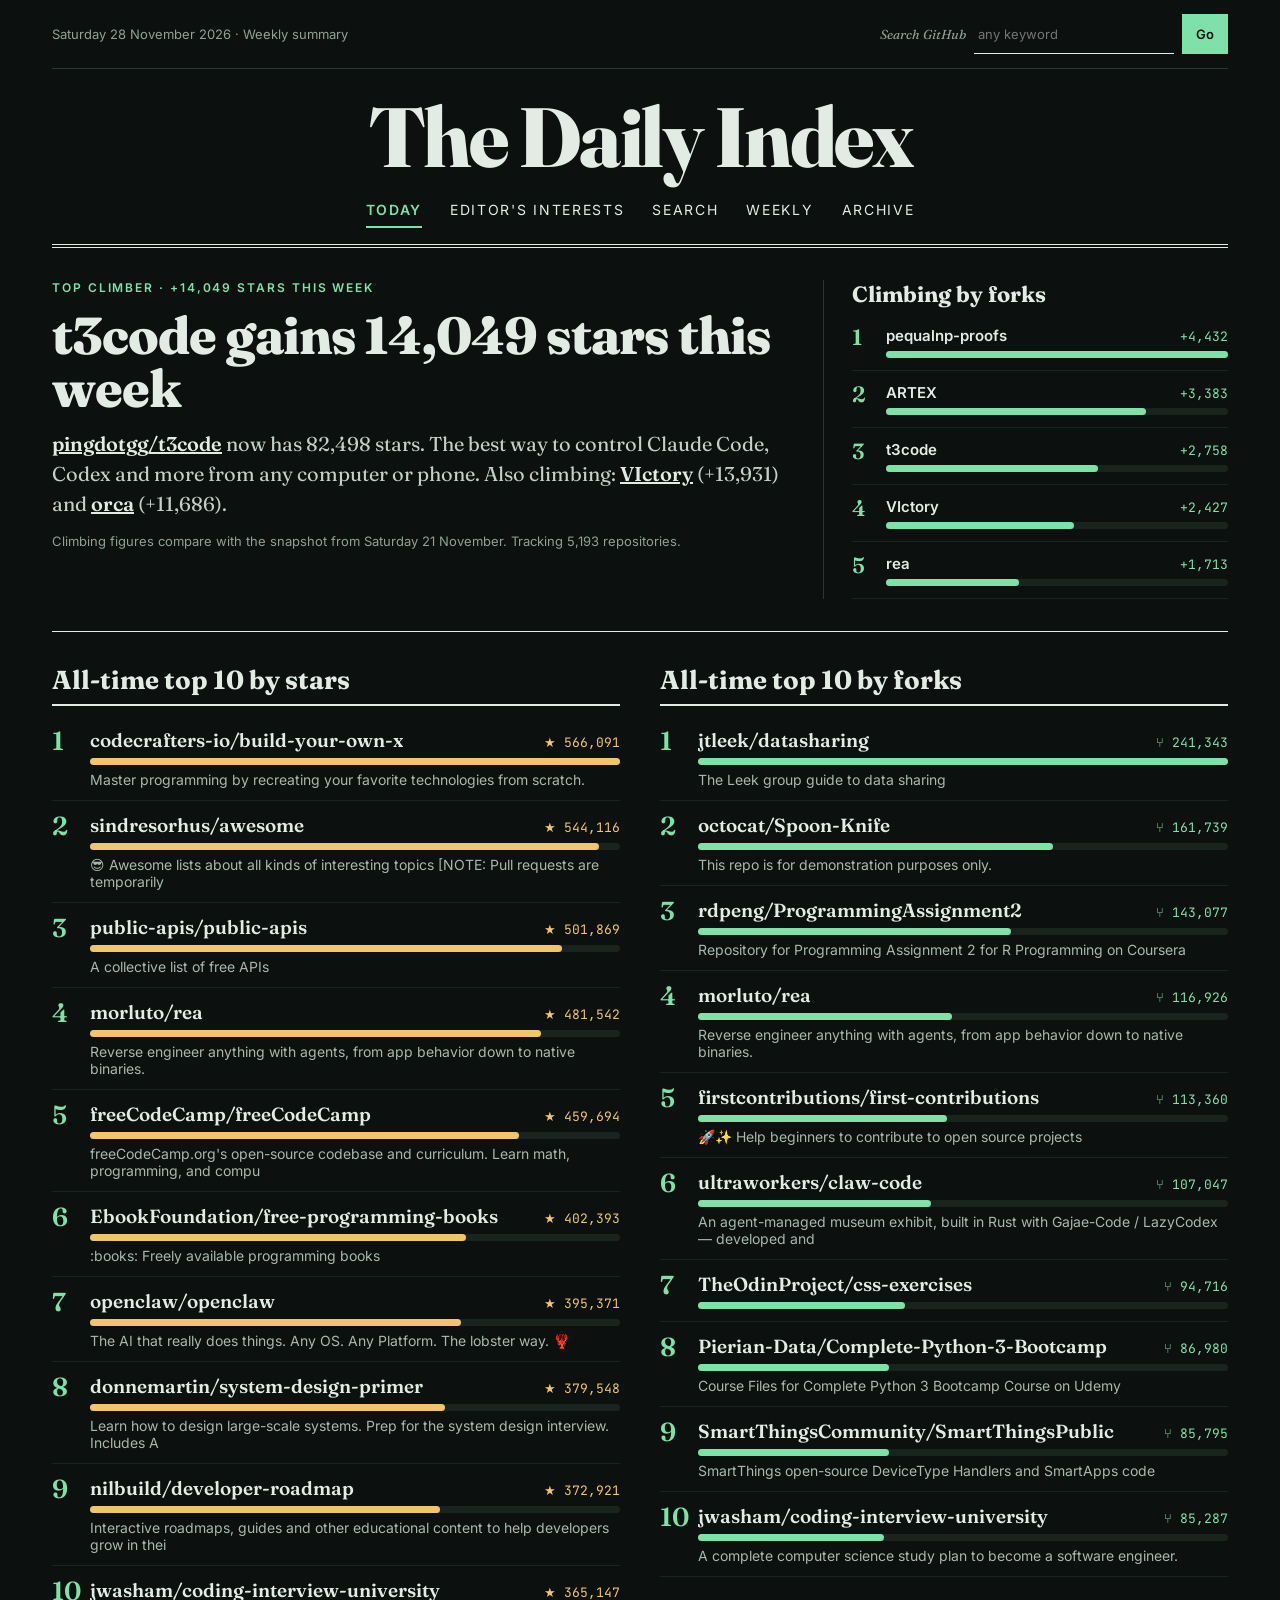
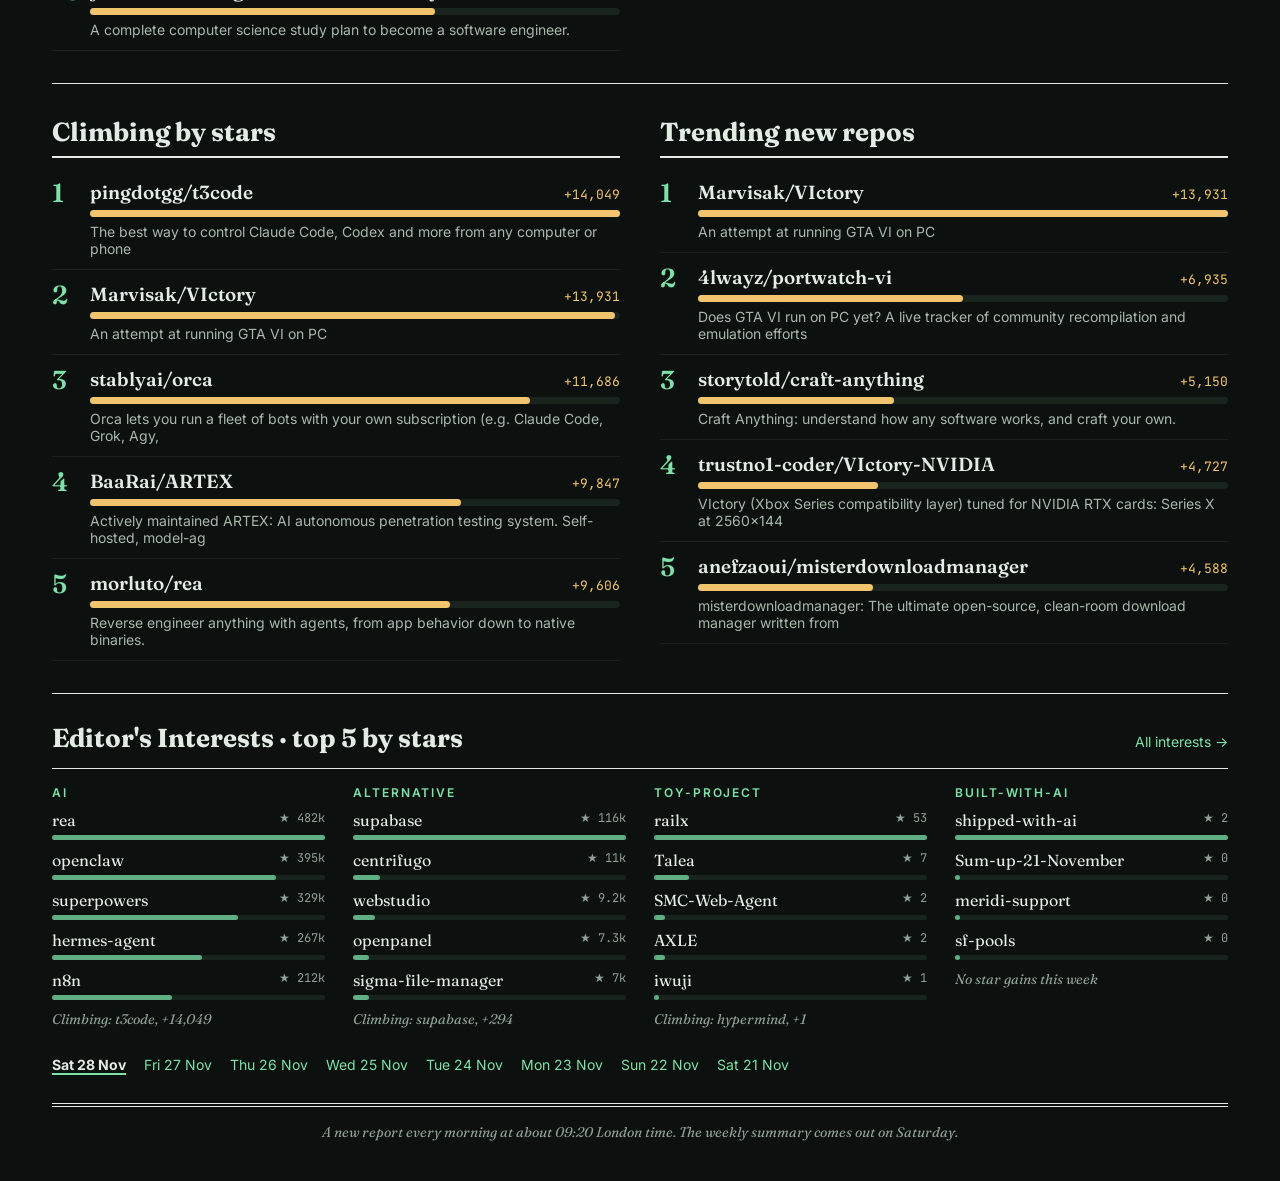
<file: index.html>
<!doctype html>
<html lang="en-GB">
<head>
<meta charset="utf-8">
<meta name="viewport" content="width=device-width, initial-scale=1">
<title>Today · The Daily Index</title>
<meta name="description" content="A daily newspaper of what's climbing on GitHub.">
<link rel="preconnect" href="https://fonts.googleapis.com">
<link rel="preconnect" href="https://fonts.gstatic.com" crossorigin>
<link rel="stylesheet" href="https://fonts.googleapis.com/css2?family=Fraunces:opsz,wght@9..144,400;9..144,600;9..144,800&family=Inter:wght@400;500;600;700&family=JetBrains+Mono:wght@500&display=swap">
<link rel="stylesheet" href="assets/style.css">
</head>
<body data-page="today">
<div class="wrap">
<div id="top"></div>
<main id="main"></main>
<footer class="foot" id="foot"></footer>
</div>
<script src="assets/site.js"></script>
</body>
</html>
</file>
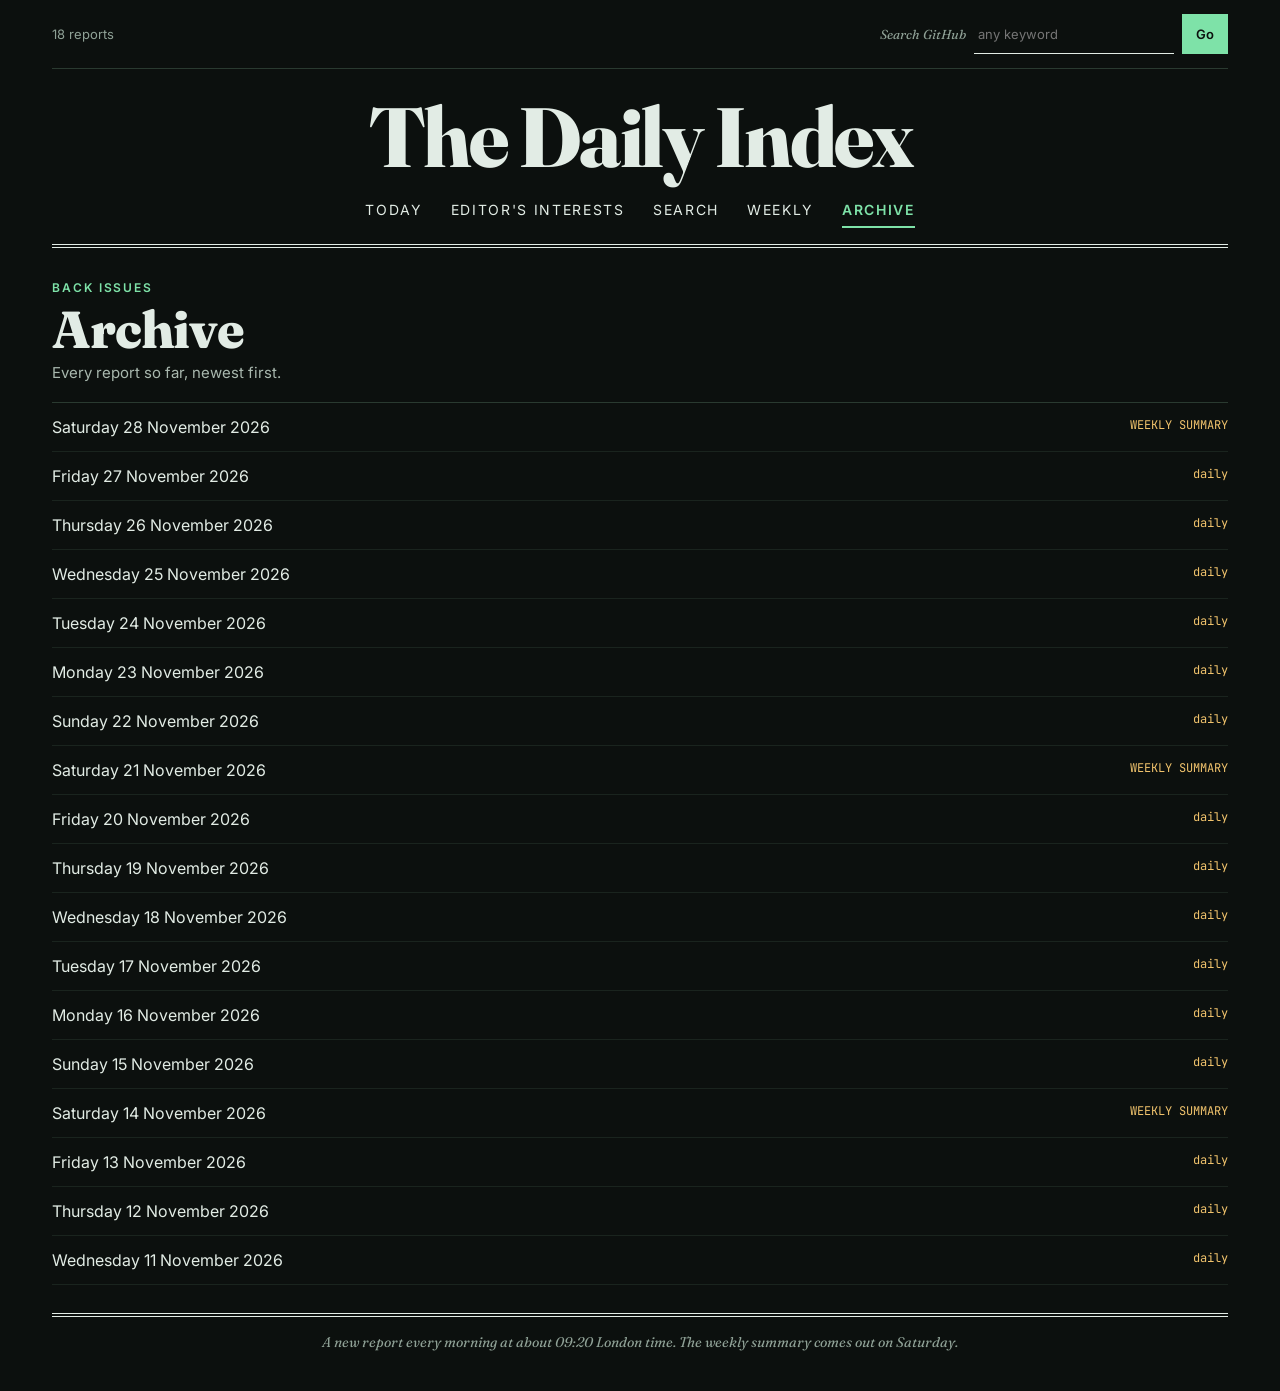
<file: archive.html>
<!doctype html>
<html lang="en-GB">
<head>
<meta charset="utf-8">
<meta name="viewport" content="width=device-width, initial-scale=1">
<title>Archive · The Daily Index</title>
<meta name="description" content="A daily newspaper of what's climbing on GitHub.">
<link rel="preconnect" href="https://fonts.googleapis.com">
<link rel="preconnect" href="https://fonts.gstatic.com" crossorigin>
<link rel="stylesheet" href="https://fonts.googleapis.com/css2?family=Fraunces:opsz,wght@9..144,400;9..144,600;9..144,800&family=Inter:wght@400;500;600;700&family=JetBrains+Mono:wght@500&display=swap">
<link rel="stylesheet" href="assets/style.css">
</head>
<body data-page="archive">
<div class="wrap">
<div id="top"></div>
<main id="main"></main>
<footer class="foot" id="foot"></footer>
</div>
<script src="assets/site.js"></script>
</body>
</html>
</file>
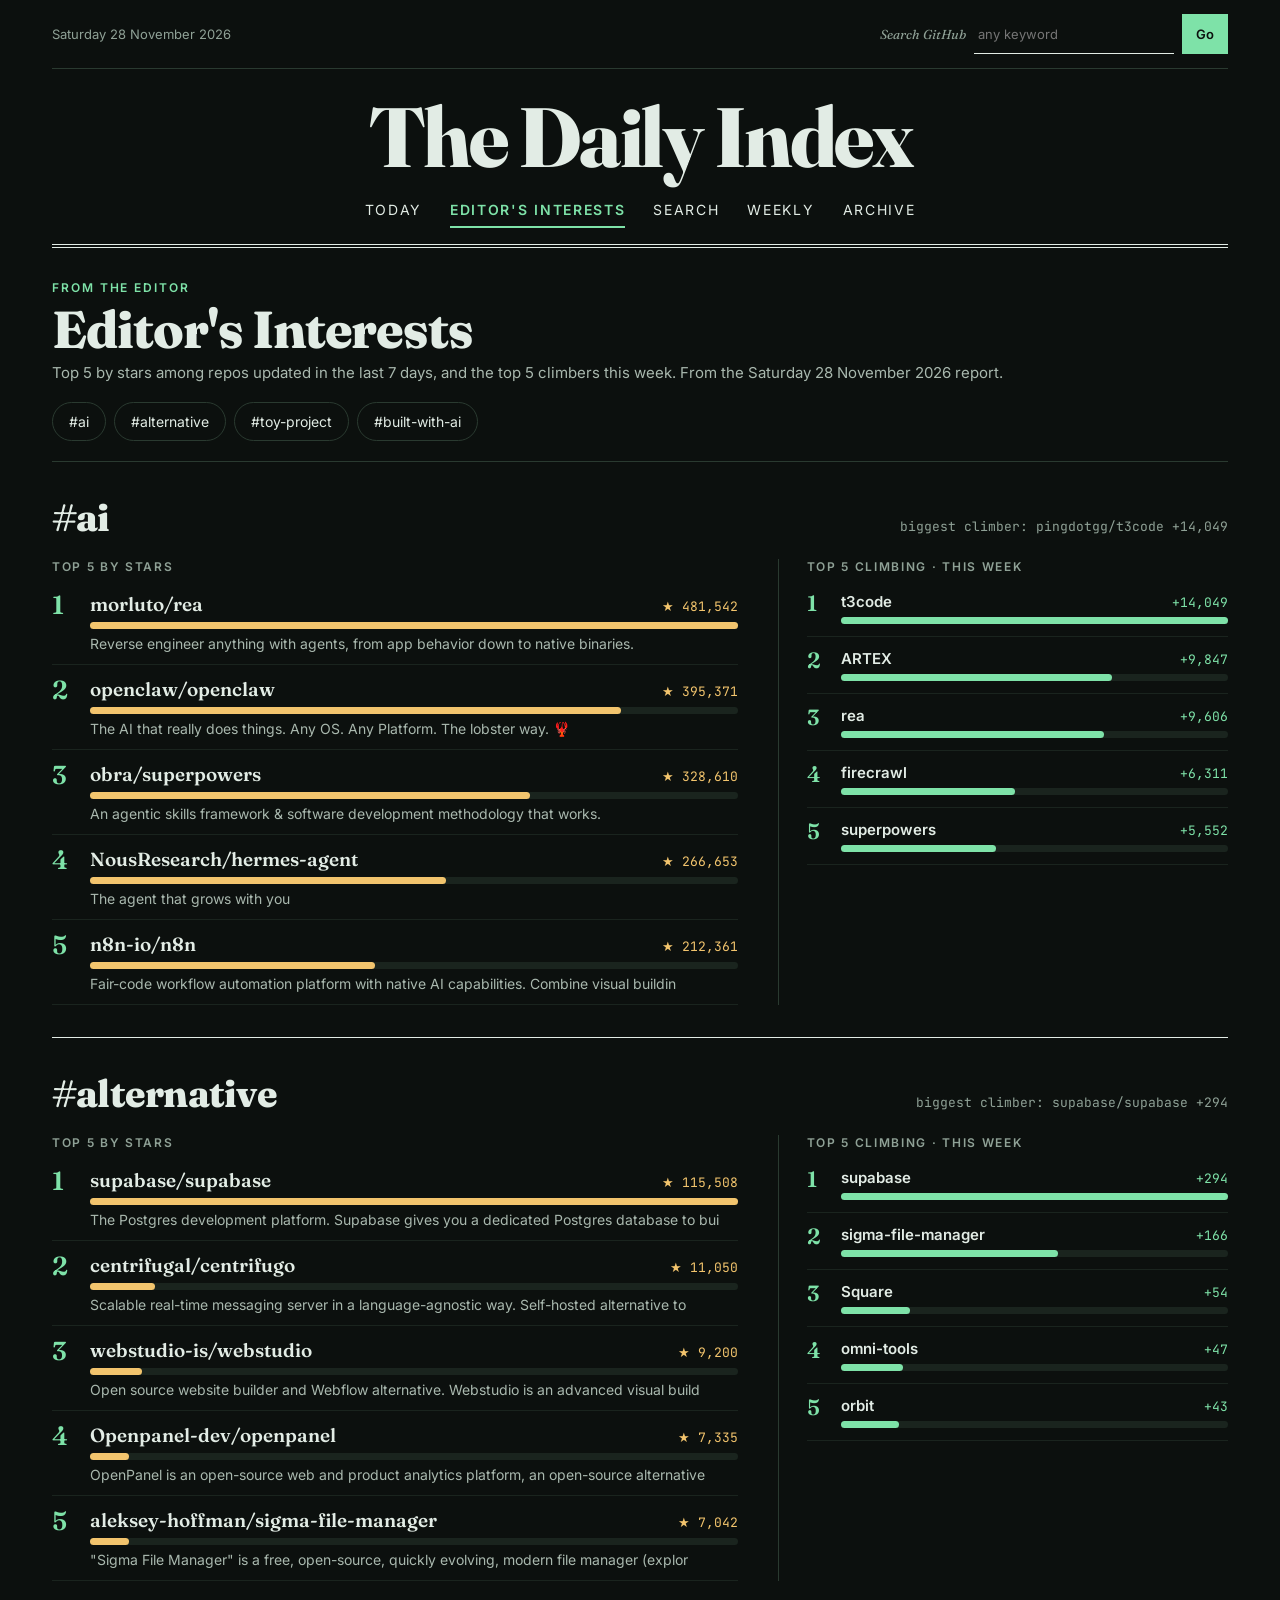
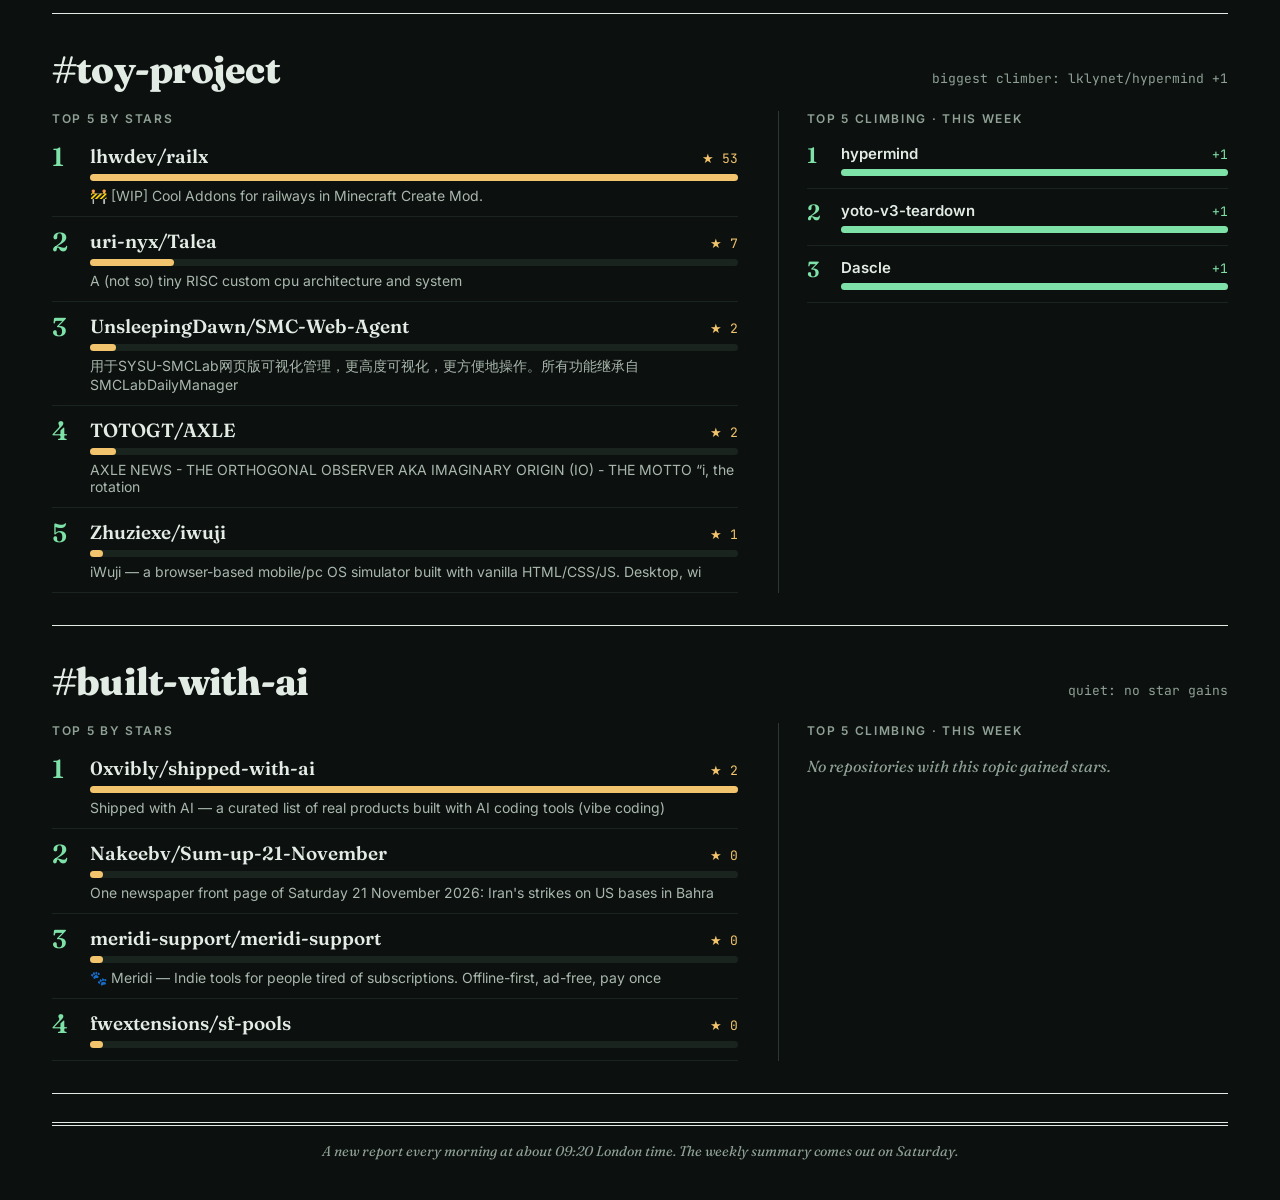
<file: interests.html>
<!doctype html>
<html lang="en-GB">
<head>
<meta charset="utf-8">
<meta name="viewport" content="width=device-width, initial-scale=1">
<title>Editor's Interests · The Daily Index</title>
<meta name="description" content="A daily newspaper of what's climbing on GitHub.">
<link rel="preconnect" href="https://fonts.googleapis.com">
<link rel="preconnect" href="https://fonts.gstatic.com" crossorigin>
<link rel="stylesheet" href="https://fonts.googleapis.com/css2?family=Fraunces:opsz,wght@9..144,400;9..144,600;9..144,800&family=Inter:wght@400;500;600;700&family=JetBrains+Mono:wght@500&display=swap">
<link rel="stylesheet" href="assets/style.css">
</head>
<body data-page="interests">
<div class="wrap">
<div id="top"></div>
<main id="main"></main>
<footer class="foot" id="foot"></footer>
</div>
<script src="assets/site.js"></script>
</body>
</html>
</file>
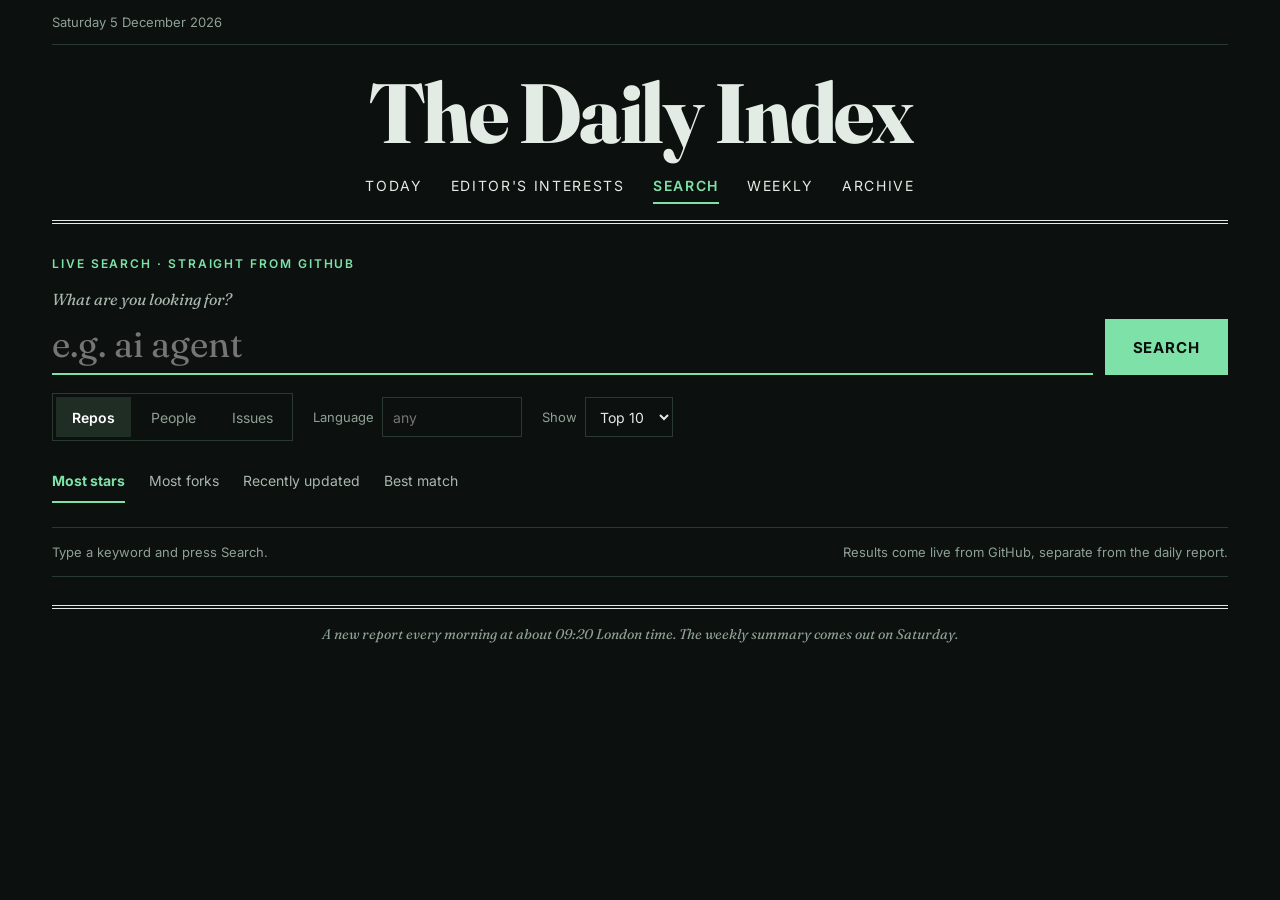
<file: search.html>
<!doctype html>
<html lang="en-GB">
<head>
<meta charset="utf-8">
<meta name="viewport" content="width=device-width, initial-scale=1">
<title>Search GitHub · The Daily Index</title>
<meta name="description" content="A daily newspaper of what's climbing on GitHub.">
<link rel="preconnect" href="https://fonts.googleapis.com">
<link rel="preconnect" href="https://fonts.gstatic.com" crossorigin>
<link rel="stylesheet" href="https://fonts.googleapis.com/css2?family=Fraunces:opsz,wght@9..144,400;9..144,600;9..144,800&family=Inter:wght@400;500;600;700&family=JetBrains+Mono:wght@500&display=swap">
<link rel="stylesheet" href="assets/style.css">
</head>
<body data-page="search">
<div class="wrap">
<div id="top"></div>
<main id="main"></main>
<footer class="foot" id="foot"></footer>
</div>
<script src="assets/site.js"></script>
</body>
</html>
</file>
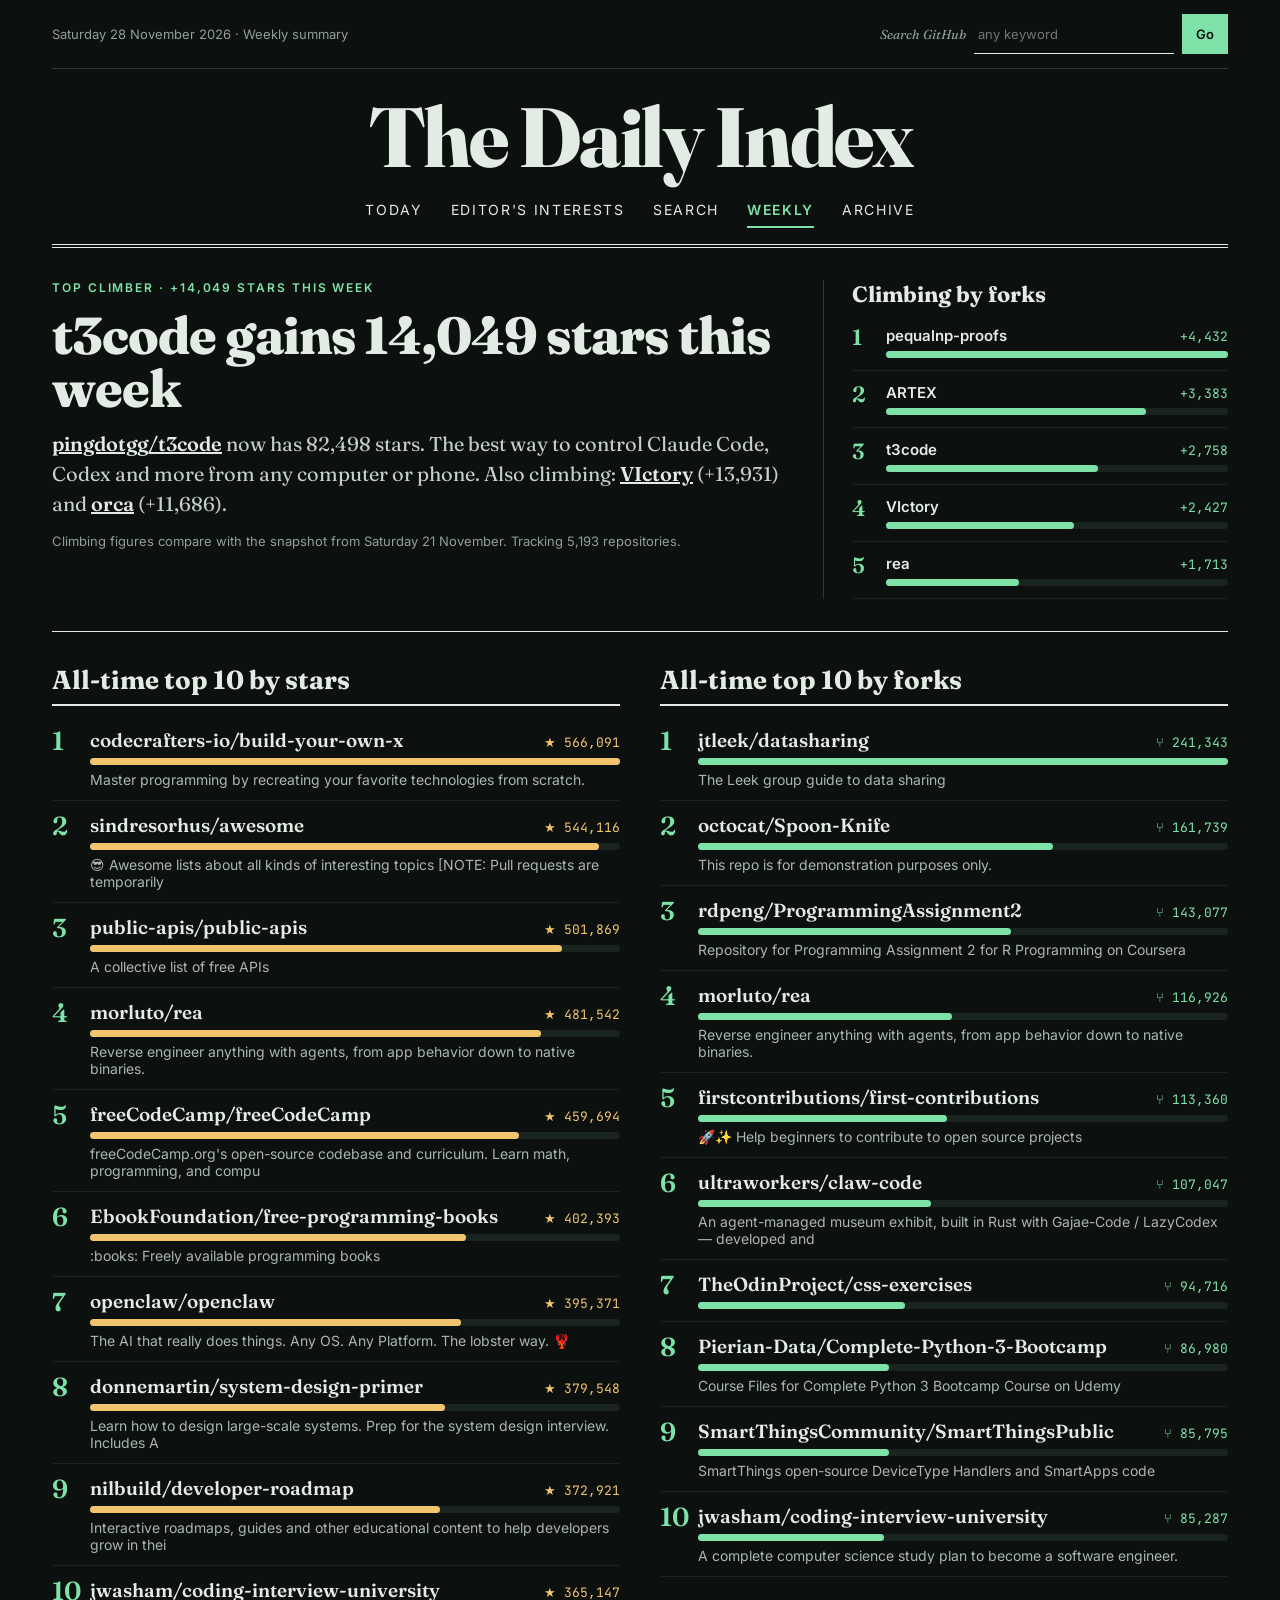
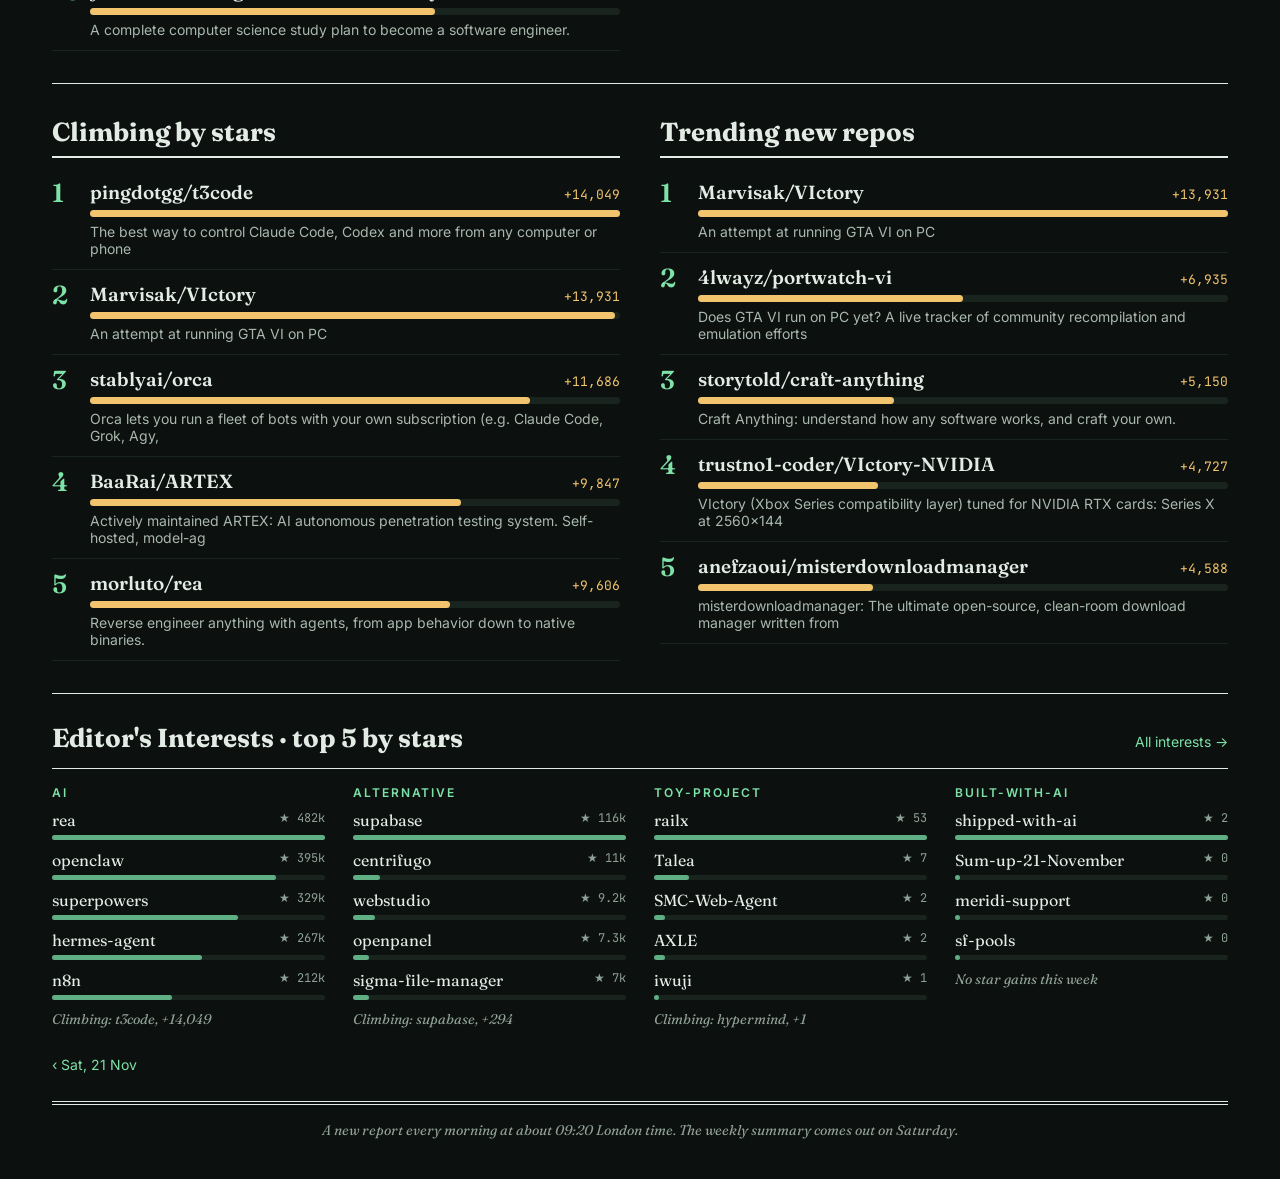
<file: weekly.html>
<!doctype html>
<html lang="en-GB">
<head>
<meta charset="utf-8">
<meta name="viewport" content="width=device-width, initial-scale=1">
<title>Weekly summary · The Daily Index</title>
<meta name="description" content="A daily newspaper of what's climbing on GitHub.">
<link rel="preconnect" href="https://fonts.googleapis.com">
<link rel="preconnect" href="https://fonts.gstatic.com" crossorigin>
<link rel="stylesheet" href="https://fonts.googleapis.com/css2?family=Fraunces:opsz,wght@9..144,400;9..144,600;9..144,800&family=Inter:wght@400;500;600;700&family=JetBrains+Mono:wght@500&display=swap">
<link rel="stylesheet" href="assets/style.css">
</head>
<body data-page="weekly">
<div class="wrap">
<div id="top"></div>
<main id="main"></main>
<footer class="foot" id="foot"></footer>
</div>
<script src="assets/site.js"></script>
</body>
</html>
</file>
<file: assets/style.css>
/* The Daily Index: newspaper layout, terminal colours */
:root {
  --bg: #0c100e;
  --text: #e2ece5;
  --soft: #c3d0c7;
  --muted: #a9b8ae;
  --faint: #8fa196;
  --rule: #2a3a30;
  --track: #1a241e;
  --green: #7ee2a8;
  --green-light: #b6f5cf;
  --gold: #f2c46d;
  --leaf: #5fae84;
  --serif: Fraunces, Georgia, serif;
  --mono: "JetBrains Mono", ui-monospace, monospace;
}
* { box-sizing: border-box; }
body { margin: 0; background: var(--bg); color: var(--text); font-family: Inter, system-ui, sans-serif; }
a { color: var(--text); text-decoration: none; }
a:hover { color: var(--green-light); text-decoration: underline; }
.wrap { max-width: 1240px; margin: 0 auto; padding: 0 32px 40px; }
.topbar { display: flex; flex-wrap: wrap; justify-content: space-between; align-items: center; gap: 12px; padding: 14px 0; font-size: 13px; color: var(--faint); border-bottom: 1px solid var(--rule); }
.topbar form { display: flex; align-items: center; gap: 8px; }
.topbar label { font-family: var(--serif); font-style: italic; }
.topbar input { width: 200px; height: 40px; border: 0; border-bottom: 1px solid var(--text); background: transparent; color: var(--text); font: inherit; padding: 0 4px; }
.btn { height: 40px; padding: 0 14px; border: 0; background: var(--green); color: var(--bg); font: inherit; font-weight: 600; cursor: pointer; }
.btn:hover { background: var(--green-light); }
.masthead { text-align: center; padding: 26px 0 16px; border-bottom: 4px double var(--text); }
.masthead .name { font-family: var(--serif); font-size: clamp(44px, 8vw, 84px); font-weight: 800; letter-spacing: -0.03em; line-height: 1; }
.masthead .name:hover { text-decoration: none; color: var(--text); }
.masthead nav { display: flex; flex-wrap: wrap; justify-content: center; gap: 4px 28px; margin-top: 14px; font-size: 14px; text-transform: uppercase; letter-spacing: 0.12em; }
.masthead nav a { padding: 8px 0; border-bottom: 2px solid transparent; }
.masthead nav a.on { color: var(--green); font-weight: 600; border-bottom-color: var(--green); }
.kicker { font-size: 12px; letter-spacing: 0.16em; text-transform: uppercase; color: var(--green); font-weight: 600; }
.row { display: flex; flex-wrap: wrap; gap: 40px; padding: 32px 0; border-bottom: 1px solid var(--text); }
.lead { flex: 2 1 560px; min-width: 0; display: flex; flex-direction: column; gap: 14px; }
.lead h1, .lead h2 { margin: 0; font-family: var(--serif); font-size: clamp(34px, 5vw, 52px); font-weight: 800; line-height: 1.02; letter-spacing: -0.02em; }
.lead p { margin: 0; font-family: var(--serif); font-size: 20px; line-height: 1.5; color: var(--soft); }
.lead p a { text-decoration: underline; font-weight: 600; }
.meta { font-size: 13px; color: var(--faint); }
.side { flex: 1 1 320px; min-width: 0; border-left: 1px solid var(--rule); padding-left: 28px; display: flex; flex-direction: column; }
.col { flex: 1 1 420px; min-width: 0; display: flex; flex-direction: column; }
h3.col-title { margin: 0 0 10px; font-family: var(--serif); font-size: 26px; border-bottom: 2px solid var(--text); padding-bottom: 8px; }
h3.side-title { margin: 0 0 6px; font-family: var(--serif); font-size: 22px; }
h3.small { margin: 0 0 6px; font-size: 12px; letter-spacing: 0.14em; text-transform: uppercase; color: var(--faint); font-weight: 600; }
.entry { display: flex; gap: 16px; padding: 12px 0; border-bottom: 1px solid var(--track); }
.entry .rank { font-family: var(--serif); font-size: 26px; font-weight: 600; color: var(--green); width: 22px; line-height: 1; flex-shrink: 0; }
.entry .body { flex: 1; min-width: 0; display: flex; flex-direction: column; gap: 6px; }
.entry .line { display: flex; justify-content: space-between; gap: 10px; align-items: baseline; }
.entry .repo { font-family: var(--serif); font-size: 19px; font-weight: 600; white-space: nowrap; overflow: hidden; text-overflow: ellipsis; }
.entry.compact .repo { font-family: Inter, system-ui, sans-serif; font-size: 15px; }
.entry.compact .rank { font-size: 22px; width: 18px; }
.entry .num { font-family: var(--mono); font-size: 13px; white-space: nowrap; color: var(--gold); }
.entry .num.green { color: var(--green); }
.entry .num.dim { color: var(--faint); }
.entry .desc { font-size: 14px; color: var(--muted); }
.bar { height: 7px; background: var(--track); border-radius: 4px; }
.bar > div { height: 100%; border-radius: 4px; background: var(--gold); }
.bar.green > div { background: var(--green); }
.bar.leaf > div { background: var(--leaf); }
.bar.thin { height: 5px; }
.empty { margin: 12px 0 0; font-family: var(--serif); font-style: italic; font-size: 16px; color: var(--faint); }
.section-head { display: flex; flex-wrap: wrap; justify-content: space-between; align-items: baseline; gap: 12px; margin: 28px 0 14px; }
.section-head h3 { margin: 0; font-family: var(--serif); font-size: 26px; }
.section-head a { color: var(--green); font-size: 14px; }
.grid4 { display: grid; grid-template-columns: repeat(auto-fit, minmax(250px, 1fr)); gap: 28px; border-top: 1px solid var(--text); padding-top: 16px; }
.grid4 section { display: flex; flex-direction: column; gap: 10px; }
.mini { display: flex; flex-direction: column; gap: 5px; }
.mini .line { display: flex; justify-content: space-between; gap: 8px; }
.mini a { font-family: var(--serif); font-size: 16px; white-space: nowrap; overflow: hidden; text-overflow: ellipsis; }
.mini span { font-family: var(--mono); font-size: 12px; color: var(--faint); white-space: nowrap; }
.note { font-family: var(--serif); font-style: italic; font-size: 14px; color: var(--faint); }
footer.foot { margin-top: 28px; padding-top: 16px; border-top: 4px double var(--text); text-align: center; font-family: var(--serif); font-style: italic; font-size: 14px; color: var(--faint); }
.pager { display: flex; gap: 16px; font-size: 14px; }
.pager a { color: var(--green); }
.pager-days { flex-wrap: wrap; gap: 8px 18px; }
@media (max-width: 600px) {
  .pager-days { display: grid; grid-template-columns: repeat(4, minmax(0, 1fr)); gap: 8px 10px; font-size: 13px; white-space: nowrap; }
}
.pager-days > * { justify-self: start; }
@media (max-width: 370px) {
  .pager-days .pager-month { display: none; }
}
.pager-days .current { font-weight: 700; border-bottom: 2px solid var(--green); }
.loading, .error { padding: 40px 0; font-family: var(--serif); font-style: italic; font-size: 18px; color: var(--faint); }
.error { color: var(--gold); }

/* Editor's Interests page */
.intro { padding: 32px 0 20px; display: flex; flex-wrap: wrap; justify-content: space-between; align-items: flex-end; gap: 20px; border-bottom: 1px solid var(--rule); }
.intro h1 { margin: 0; font-family: var(--serif); font-size: clamp(36px, 5vw, 52px); font-weight: 800; letter-spacing: -0.02em; line-height: 1; }
.intro p { margin: 0; font-size: 15px; color: var(--muted); }
.chips { display: flex; flex-wrap: wrap; gap: 8px; }
.chips a { padding: 10px 16px; border: 1px solid var(--rule); border-radius: 999px; font-size: 14px; }
.interest { padding: 32px 0; border-bottom: 1px solid var(--text); display: flex; flex-direction: column; gap: 18px; scroll-margin-top: 16px; }
.interest h2 { margin: 0; font-family: var(--serif); font-size: 38px; font-weight: 800; letter-spacing: -0.02em; }
.interest .sum { font-family: var(--mono); font-size: 13px; color: var(--faint); }

/* Search page */
.search-box { padding: 32px 0 24px; display: flex; flex-direction: column; gap: 18px; border-bottom: 1px solid var(--rule); }
.search-box form { display: flex; flex-wrap: wrap; gap: 12px; align-items: flex-end; }
.search-box .q { flex: 1 1 420px; display: flex; flex-direction: column; gap: 6px; }
.search-box .q label { font-family: var(--serif); font-style: italic; font-size: 16px; color: var(--muted); }
.search-box .q input { height: 60px; border: 0; border-bottom: 2px solid var(--green); background: transparent; color: #fff; font-family: var(--serif); font-size: clamp(24px, 4vw, 36px); padding: 0; outline: none; }
.search-box .go { height: 56px; padding: 0 28px; font-size: 15px; letter-spacing: 0.06em; text-transform: uppercase; font-weight: 700; }
.controls { display: flex; flex-wrap: wrap; gap: 20px; align-items: center; }
.seg { display: flex; gap: 4px; border: 1px solid var(--rule); padding: 3px; }
.seg button { height: 40px; padding: 0 16px; border: 0; background: transparent; color: var(--faint); font: inherit; font-size: 14px; cursor: pointer; }
.seg button.on { background: #1f2d25; color: #fff; font-weight: 600; }
.field { display: flex; gap: 8px; align-items: center; font-size: 13px; color: var(--faint); }
.field select, .field input { height: 40px; border: 1px solid var(--rule); background: var(--bg); color: var(--text); font: inherit; font-size: 14px; padding: 0 10px; }
.field input { width: 140px; }
.sorts { display: flex; flex-wrap: wrap; gap: 4px 24px; font-size: 14px; text-transform: uppercase; letter-spacing: 0.1em; }
.sorts button { height: 44px; padding: 0; border: 0; border-bottom: 2px solid transparent; background: transparent; color: var(--muted); font: inherit; cursor: pointer; }
.sorts button.on { color: var(--green); border-bottom-color: var(--green); font-weight: 700; }
.status { display: flex; flex-wrap: wrap; justify-content: space-between; gap: 8px; padding: 16px 0; font-size: 13px; color: var(--faint); border-bottom: 1px solid var(--rule); }
.status strong { color: var(--text); }
.results { list-style: none; margin: 0; padding: 0; }
.results li { display: flex; gap: 20px; padding: 18px 0; border-bottom: 1px solid var(--track); }
.results .rank { font-family: var(--serif); font-size: 30px; font-weight: 600; color: var(--green); width: 40px; line-height: 1; flex-shrink: 0; }
.results .body { flex: 1; min-width: 0; display: flex; flex-direction: column; gap: 6px; }
.results .line { display: flex; flex-wrap: wrap; justify-content: space-between; gap: 10px; align-items: baseline; }
.results .title { font-family: var(--serif); font-size: 22px; font-weight: 600; overflow-wrap: anywhere; }
.results .stats { font-family: var(--mono); font-size: 14px; color: var(--faint); }
.results .desc { font-size: 14px; color: var(--muted); }
.results img { width: 40px; height: 40px; border-radius: 50%; }
.who { display: flex; gap: 14px; align-items: center; }

/* Archive */
.archive { list-style: none; margin: 0; padding: 0; }
.archive li { display: flex; justify-content: space-between; gap: 12px; padding: 14px 0; border-bottom: 1px solid var(--track); font-size: 16px; }
.archive .tag { font-family: var(--mono); font-size: 12px; color: var(--gold); }

@media (max-width: 700px) {
  .wrap { padding: 0 16px 32px; }
  .side { border-left: 0; padding-left: 0; }
  .topbar input { width: 140px; }
}
</file>
